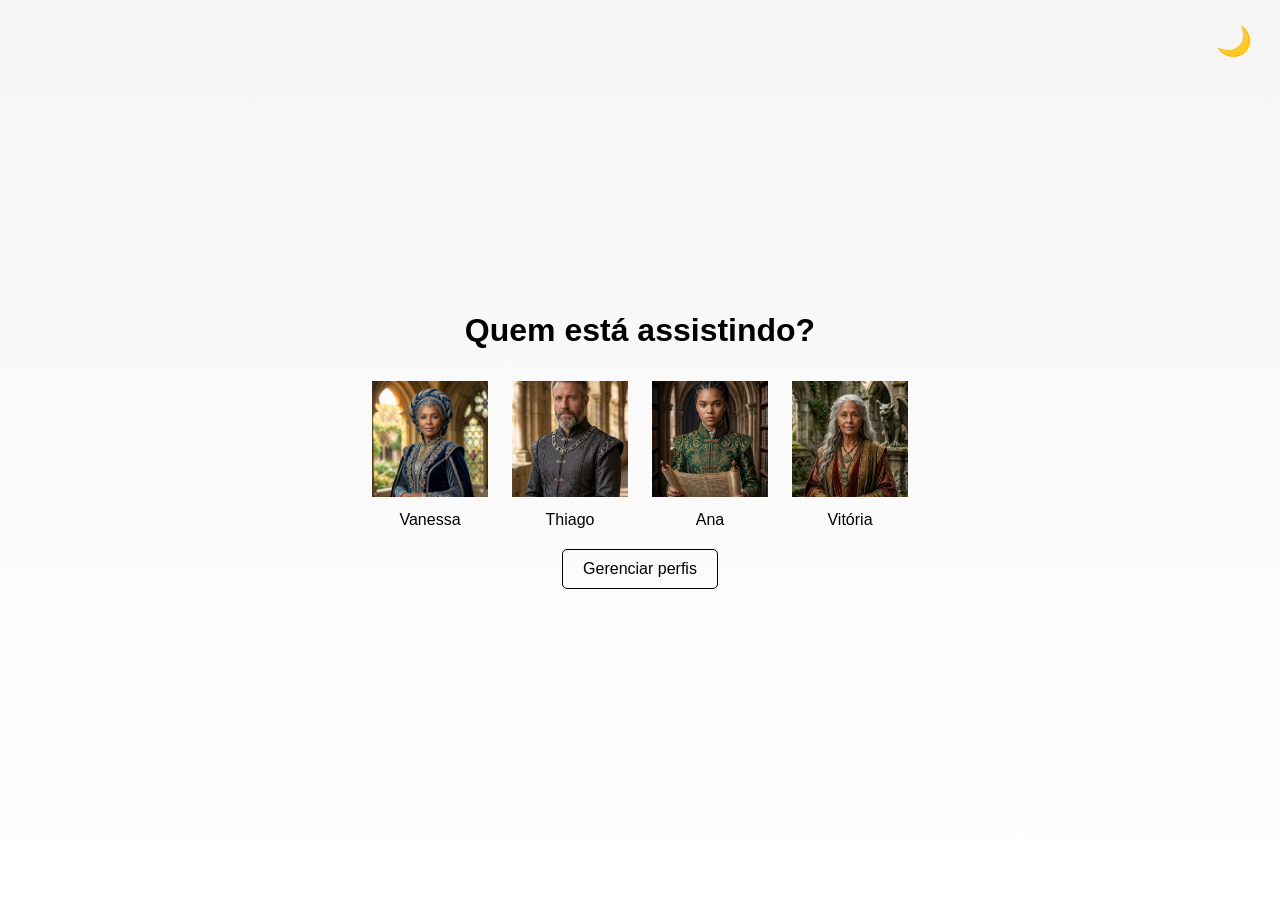
<file: index.html>
<!DOCTYPE html> 
<html lang="pt-br"> 
<head>
    <meta charset="UTF-8"> 
    <meta name="viewport" content="width=device-width, initial-scale=1.0"> 
    <title>Netflix</title>
    <link rel="stylesheet" href="style.css"> 
</head>
<body> 

    <!-- Intro com vídeo: ocupa toda a tela e some automaticamente após o vídeo terminar -->
    <div id="intro">
        <video id="videoIntro" autoplay muted playsinline>
            <source src="assents/intro-netflix.mp4" type="video/mp4">
            Seu navegador não suporta vídeo.
        </video>
    </div>

    <header>
        <h1>Quem está assistindo?</h1>
        <!-- Botão fixo no canto superior direito para alternar entre tema claro e escuro -->
        <button id="theme-toggle" class="theme-toggle" aria-label="Alternar modo claro/escuro" title="Alternar tema">🌙</button>
    </header>

    <main>
        <section aria-label="Perfis disponíveis">
            <!-- data-profile-id: identifica qual perfil do localStorage será carregado ao clicar -->
            <ul class="profiles" aria-label="Lista de perfis">
                <li class="profile-item" data-profile-id="1">
                    <a href="catalogo/catalogo.html" aria-label="Perfil de Vanessa, clique para acessar">
                        <figure>
                            <img src="assents/perfil-1.jpg" alt="Uma mulher de cabelos longos e um vestido antigo.">
                            <figcaption>Vanessa</figcaption>
                        </figure>
                    </a>
                </li>

                <li class="profile-item" data-profile-id="2">
                    <a href="catalogo/catalogo.html" aria-label="Perfil de Thiago, clique para acessar">
                        <figure>
                            <img src="assents/perfil-2.jpg" alt="Um homem de cabelos curtos e barba, com um terno elegante antigo.">
                            <figcaption>Thiago</figcaption>
                        </figure>
                    </a>
                </li>

                <li class="profile-item" data-profile-id="3">
                    <a href="catalogo/catalogo.html" aria-label="Perfil de Ana, clique para acessar">
                        <figure>
                            <img src="assents/perfil-3.jpg" alt="Uma mulher de tranças e um vestido antigo.">
                            <figcaption>Ana</figcaption>
                        </figure>
                    </a>
                </li>

                <li class="profile-item" data-profile-id="4">
                    <a href="catalogo/catalogo.html" aria-label="Perfil de Vitória, clique para acessar">
                        <figure>
                            <img src="assents/perfil-4.jpg" alt="Uma senhora de cabelos brancos e um vestido antigo.">
                            <figcaption>Vitória</figcaption>
                        </figure>
                    </a>
                </li>
            </ul>
        </section>

        <section class="gerenciar">
            <button type="button" class="botao-gerenciar" id="manage-profiles">Gerenciar perfis</button>
        </section>
    </main>

    <script src="theme.js"></script>
    <script src="js/index.js"></script>

</body> 
</html>
</file>
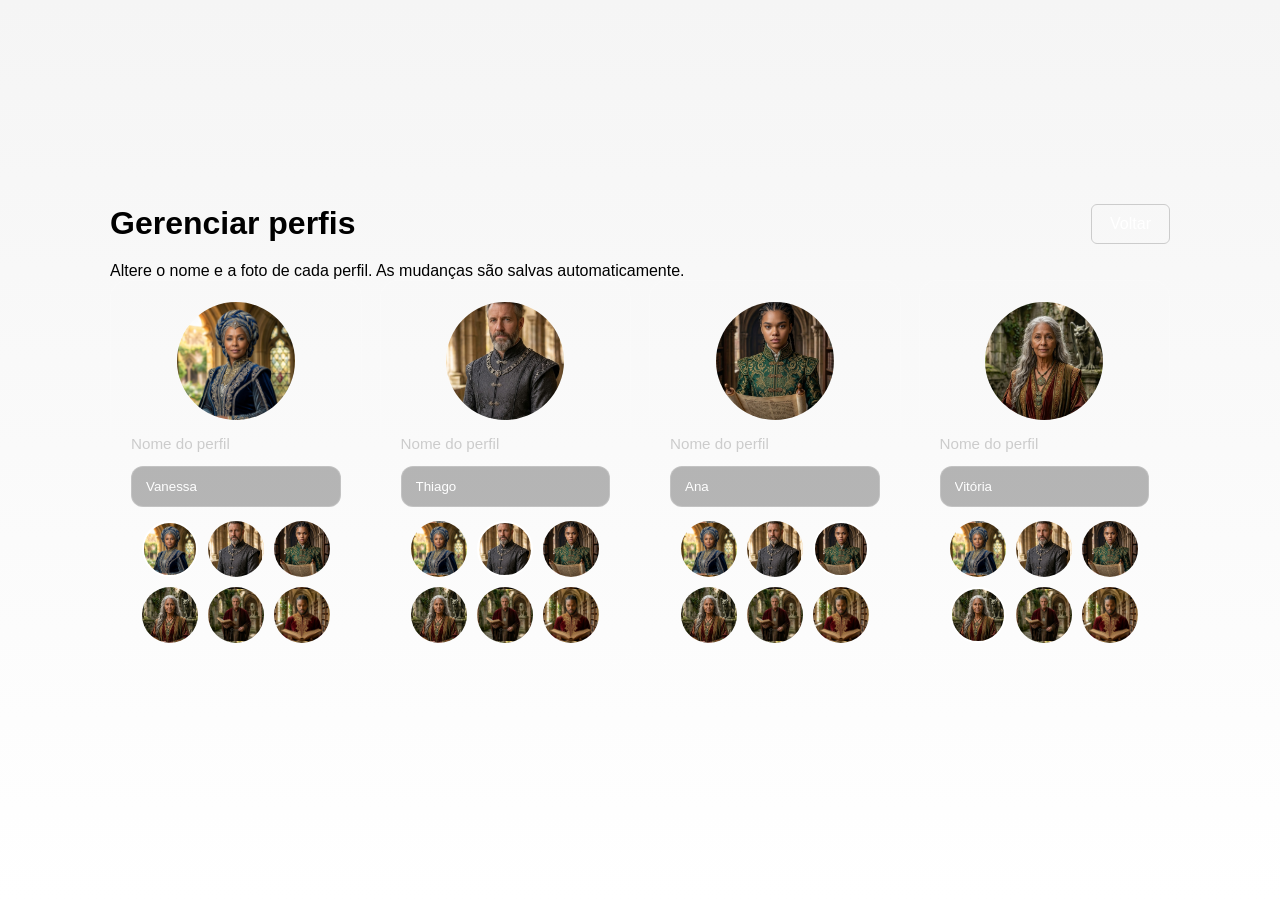
<file: gerenciar.html>
<!DOCTYPE html>
<html lang="pt-br"> 
<head> 
    <meta charset="UTF-8"> 
    <meta name="viewport" content="width=device-width, initial-scale=1.0"> 
    <title>Gerenciar perfis</title>
    <link rel="stylesheet" href="style.css"> 
</head> 
<body> 
    <div class="manage-container">
        <header class="manage-header"> 
            <h1>Gerenciar perfis</h1> 
            <button type="button" class="back-button" id="back-home">Voltar</button>
        </header> 

        <p>Altere o nome e a foto de cada perfil. As mudanças são salvas automaticamente.</p>

        <!-- Os cards de perfil editáveis são gerados dinamicamente pelo gerenciar.js -->
        <section class="profile-cards" id="manage-list"></section>

        <!-- Exibe mensagens de feedback ao usuário, como "Nome atualizado!" -->
        <p class="status-message" id="status-message"></p>
    </div>

    <script src="theme.js"></script>
    <script src="js/gerenciar.js"></script>
</body>
</html>
</file>
<file: style.css>
/* Reset básico */
* {
    margin: 0; /* Remove todas as margens padrão */
    padding: 0; /* Remove todos os preenchimentos padrão */
    box-sizing: border-box; /* Faz com que width e height incluam bordas e padding */
}

/* Corpo da página */
body {
    background: linear-gradient(to bottom, #141414, #000); /* Define um fundo gradiente de preto escuro para preto */
    color: white; /* Define a cor do texto como branco */
    font-family: Arial, sans-serif; /* Define a família de fontes como Arial ou sans-serif */
    min-height: 100vh; /* Define a altura mínima como 100% da viewport */
    display: flex; /* Define o display como flex para layout flexível */
    flex-direction: column; /* Define a direção flex como coluna */
    align-items: center; /* Centraliza os itens horizontalmente */
    justify-content: center; /* Centraliza os itens verticalmente */
    padding: 16px; /* Adiciona preenchimento de 16px */
}

/* Cabeçalho */
header {
    text-align: center; /* Centraliza o texto */
    margin-bottom: 30px; /* Adiciona margem inferior de 30px */
    width: 100%; /* Ocupa toda a largura */
    position: relative; /* Posicionamento relativo para o botão */
}

h1 {
    font-size: 2rem; /* Define o tamanho da fonte como 2rem */
    font-weight: bold; /* Define o peso da fonte como negrito */
}

/* Seção de perfis */
.profiles {
    list-style: none; /* Remove o marcador padrão das listas */
    padding: 0; /* Remove o padding padrão da lista */
    margin: 0; /* Remove a margem padrão da lista */
    display: flex; /* Define o display como flex para layout flexível */
    gap: 20px; /* Define o espaço entre os itens como 20px */
    flex-wrap: wrap; /* Permite que os itens quebrem para a próxima linha */
    justify-content: center; /* Centraliza os itens horizontalmente */
}

/* Cada perfil */
.profile-item {
    display: flex; /* Perfil em flex para alinhamento */
    flex-direction: column; /* Conteúdo em coluna dentro do item */
    align-items: center; /* Alinha o conteúdo ao centro */
    cursor: pointer; /* Cursor de clique */
    transition: transform 0.2s ease; /* Transição do hover */
}

.profile-item:hover {
    transform: scale(1.04); /* Traz leve zoom no hover */
}

/* Imagem do perfil */
.profile-item img {
    width: 120px; /* Imagem quadrada compacta */
    height: 120px; /* Imagem quadrada compacta */
    object-fit: cover; /* Ajuste de corte para caber no box */
    border: 2px solid transparent; /* Borda inicial invisível */
    transition: border-color 0.2s ease; /* Animação de borda */
}

.profile-item:hover img {
    border-color: white; /* Borda branca ao passar o mouse */
}

.profile-item figcaption {
    margin-top: 8px; /* Espaçamento entre imagem e texto */
    font-size: 1rem; /* Texto pequeno */
    text-align: center; /* Centrar texto */
}

/* Links dos perfis */
.profile-item a {
    text-decoration: none; /* Remove o sublinhado dos links */
    color: inherit; /* Herda a cor do texto */
}

/* Botão gerenciar perfis */
.botao-gerenciar {
    background: transparent;
    border: 1px solid #ccc;
    color: white;
    padding: 10px 20px;
    font-size: 1rem;
    cursor: pointer;
    border-radius: 5px;
    transition: background-color 0.3s ease;
    outline: none; /* Remove o outline padrão do focus */
}

.botao-gerenciar:hover {
    background-color: rgba(255, 255, 255, 0.1);
}

/* Linha horizontal para desktop */
.profiles {
    flex-direction: row; /* Garante que os perfis fiquem em linha */
}


/* Responsividade */
@media (max-width: 768px) {
    h1 {
        font-size: 1.8rem; /* Título menor em tablets */
    }

    .profiles {
        gap: 16px; /* Menos espaçamento entre perfis */
    }

    .profile img {
        width: 110px; /* Imagens um pouco menores */
        height: 110px;
    }

    .profile figcaption {
        font-size: 0.95rem; /* Texto levemente menor */
    }
}

/* Seção gerenciar perfis */
.gerenciar { /* Container para a seção de gerenciamento */
    display: flex; /* Usa flexbox para layout */
    justify-content: center; /* Centraliza o conteúdo horizontalmente */
    margin-top: 20px; /* Margem superior para espaçamento */
}

.botao-gerenciar { /* Estilo do botão de gerenciar perfis */
    background: transparent; /* Fundo transparente */
    border: 1px solid #ccc; /* Borda cinza clara */
    color: white; /* Texto branco */
    padding: 10px 20px; /* Preenchimento interno */
    font-size: 1rem; /* Tamanho da fonte */
    cursor: pointer; /* Cursor de ponteiro */
    border-radius: 5px; /* Bordas arredondadas */
    transition: background-color 0.3s ease; /* Transição suave para hover */
}

.botao-gerenciar:hover { /* Estilo ao passar o mouse */
    background-color: rgba(255, 255, 255, 0.1); /* Fundo semi-transparente */
}

.manage-container { /* Container principal da página de gerenciamento */
    max-width: 1100px; /* Largura máxima */
    width: 100%; /* Largura total */
    margin: 0 auto; /* Centraliza horizontalmente */
    padding: 24px 20px; /* Preenchimento interno */
}

.manage-header { /* Cabeçalho da página de gerenciamento */
    display: flex; /* Flexbox para layout */
    align-items: center; /* Alinha itens ao centro verticalmente */
    justify-content: space-between; /* Espaça itens entre si */
    flex-wrap: wrap; /* Permite quebra de linha */
    gap: 16px; /* Espaço entre itens */
    margin-bottom: 18px; /* Margem inferior */
}

.manage-header h1 { /* Título no cabeçalho */
    font-size: 2rem; /* Tamanho da fonte */
}

.back-button { /* Botão de voltar */
    background: transparent; /* Fundo transparente */
    border: 1px solid #ccc; /* Borda cinza */
    color: white; /* Texto branco */
    padding: 10px 18px; /* Preenchimento */
    font-size: 1rem; /* Tamanho da fonte */
    cursor: pointer; /* Cursor de ponteiro */
    border-radius: 6px; /* Bordas arredondadas */
    transition: background-color 0.25s ease; /* Transição suave */
}

.back-button:hover { /* Hover do botão voltar */
    background: rgba(255, 255, 255, 0.12); /* Fundo semi-transparente */
}

.profile-cards { /* Container para os cards de perfil */
    display: grid; /* Usa grid layout */
    grid-template-columns: repeat(auto-fit, minmax(240px, 1fr)); /* Colunas responsivas */
    gap: 18px; /* Espaço entre cards */
}

.profile-card { /* Estilo de cada card de perfil */
    background: rgba(255, 255, 255, 0.05); /* Fundo semi-transparente */
    border: 1px solid rgba(255, 255, 255, 0.12); /* Borda sutil */
    border-radius: 18px; /* Bordas arredondadas */
    padding: 20px; /* Preenchimento interno */
    display: flex; /* Flexbox */
    flex-direction: column; /* Direção coluna */
    align-items: center; /* Alinha ao centro */
    gap: 14px; /* Espaço entre elementos */
}

.profile-card img.profile-avatar { /* Imagem do avatar no card */
    width: 120px; /* Largura */
    height: 120px; /* Altura */
    object-fit: cover; /* Ajusta a imagem */
    border-radius: 999px; /* Forma circular */
    border: 1px solid rgba(255, 255, 255, 0.16); /* Borda sutil */
}

.profile-card label { /* Rótulo para o input de nome */
    width: 100%; /* Largura total */
    font-size: 0.95rem; /* Tamanho da fonte */
    color: #ccc; /* Cor cinza */
    text-align: left; /* Alinhamento à esquerda */
}

.profile-name-input { /* Campo de input para nome */
    width: 100%; /* Largura total */
    padding: 12px 14px; /* Preenchimento */
    border-radius: 12px; /* Bordas arredondadas */
    border: 1px solid rgba(255, 255, 255, 0.18); /* Borda sutil */
    background: rgba(0, 0, 0, 0.28); /* Fundo escuro */
    color: white; /* Texto branco */
}

.profile-name-input:focus { /* Foco no input */
    outline: none; /* Remove outline padrão */
    border-color: #ffffff; /* Borda branca */
    background: rgba(255, 255, 255, 0.08); /* Fundo claro */
}

.avatar-options { /* Container para opções de avatar */
    display: flex; /* Flexbox */
    flex-wrap: wrap; /* Permite quebra */
    gap: 10px; /* Espaço entre botões */
    justify-content: center; /* Centraliza */
    width: 100%; /* Largura total */
}

.avatar-choice { /* Botão de escolha de avatar */
    width: 56px; /* Largura */
    height: 56px; /* Altura */
    border-radius: 50%; /* Forma circular */
    border: 2px solid transparent; /* Borda invisível */
    background-size: cover; /* Cobre o fundo */
    background-position: center; /* Centraliza imagem */
    cursor: pointer; /* Cursor de ponteiro */
    transition: transform 0.2s ease, border-color 0.2s ease; /* Transições */
}

.avatar-choice:hover { /* Hover no botão de avatar */
    transform: scale(1.05); /* Aumenta ligeiramente */
}

.avatar-choice.selected { /* Classe para avatar selecionado */
    border-color: #ffffff; /* Borda branca */
}

.status-message { /* Mensagem de status */
    margin-top: 14px; /* Margem superior */
    font-size: 0.95rem; /* Tamanho da fonte */
    color: #8bc34a; /* Cor verde */
    min-height: 1.2em; /* Altura mínima */
    text-align: center; /* Centraliza texto */
}

@media (max-width: 480px) {
    body {
        padding: 10px; /* Menos padding em dispositivos pequenos */
    }

    h1 {
        font-size: 1.6rem; /* Título ainda menor em celulares */
    }

    .profiles {
        gap: 12px; /* Espaçamento menor em celulares */
    }

    .profile-item img {
        width: 90px; /* Imagens pequenas para celular */
        height: 90px;
    }

    .profile-item figcaption {
        font-size: 0.9rem; /* Texto menor em celular */
    }
}

/* Container do header */
.header-container {
    display: flex; /* Layout flexível para header */
    align-items: center; /* Alinha itens ao centro verticalmente */
    justify-content: center; /* Centraliza horizontalmente */
    gap: 20px; /* Espaço entre h1 e botão */
    position: relative; /* Posicionamento relativo */
}

/* Botão de alternância de tema */
.theme-toggle {
    background: transparent; /* Sem fundo */
    border: none; /* Sem borda */
    font-size: 1.8rem; /* Tamanho do emoji */
    cursor: pointer; /* Cursor de clique */
    transition: transform 0.3s ease; /* Animação ao clicar */
    padding: 8px 12px; /* Espaçamento interno */
    border-radius: 50%; /* Botão circular */
    position: fixed; /* Posicionamento fixo na viewport */
    top: 16px; /* Distância do topo */
    right: 16px; /* Canto superior direito */
    z-index: 1000; /* Camada acima de tudo */
}

.theme-toggle:hover {
    transform: scale(1.2); /* Aumenta no hover */
}

/* Tema claro */
html[data-theme="light"] body {
    background: linear-gradient(to bottom, #f5f5f5, #ffffff) !important; /* Fundo claro */
    color: #000000 !important; /* Texto preto */
}

html[data-theme="light"] h1 {
    color: #000000 !important; /* Título preto */
}

html[data-theme="light"] .profile-item figcaption {
    color: #000000 !important; /* Legenda preta */
}

html[data-theme="light"] .profile-item:hover img {
    border-color: #000000 !important; /* Borda preta no hover */
}

html[data-theme="light"] .botao-gerenciar {
    color: #000000 !important; /* Botão preto no modo light */
    border-color: #000000 !important; /* Borda preta */
}

/* Tema escuro (padrão) */
html[data-theme="dark"] body {
    background: linear-gradient(to bottom, #141414, #000) !important; /* Fundo escuro */
    color: white !important; /* Texto branco */
}

html[data-theme="dark"] h1 {
    color: white !important; /* Título branco */
}

html[data-theme="dark"] .profile-item figcaption {
    color: white !important; /* Legenda branca */
}

html[data-theme="dark"] .profile-item:hover img {
    border-color: white !important; /* Borda branca no hover */
}

/* INTRO COM VÍDEO */
#intro {
    position: fixed; /* Fixa na tela */
    top: 0;
    left: 0;
    width: 100%; /* Ocupa toda largura */
    height: 100%; /* Ocupa toda altura */
    background: black; /* Fundo preto estilo Netflix */
    display: flex; /* Centraliza o vídeo */
    align-items: center;
    justify-content: center;
    z-index: 9999; /* Fica acima de tudo */
}

/* VÍDEO EM TELA CHEIA */
#intro video {
    width: 100%;
    height: 100%;
    object-fit: cover; /* Faz o vídeo cobrir a tela */
}

/* ANIMAÇÃO PARA SUMIR AUTOMÁTICO (sem JS) */
#intro {
    animation: esconderIntro 4s forwards; /* tempo = duração do vídeo */
}

@keyframes esconderIntro {
    0% {
        opacity: 1;
    }
    80% {
        opacity: 1;
    }
    100% {
        opacity: 0;
        visibility: hidden;
    }
}
</file>
